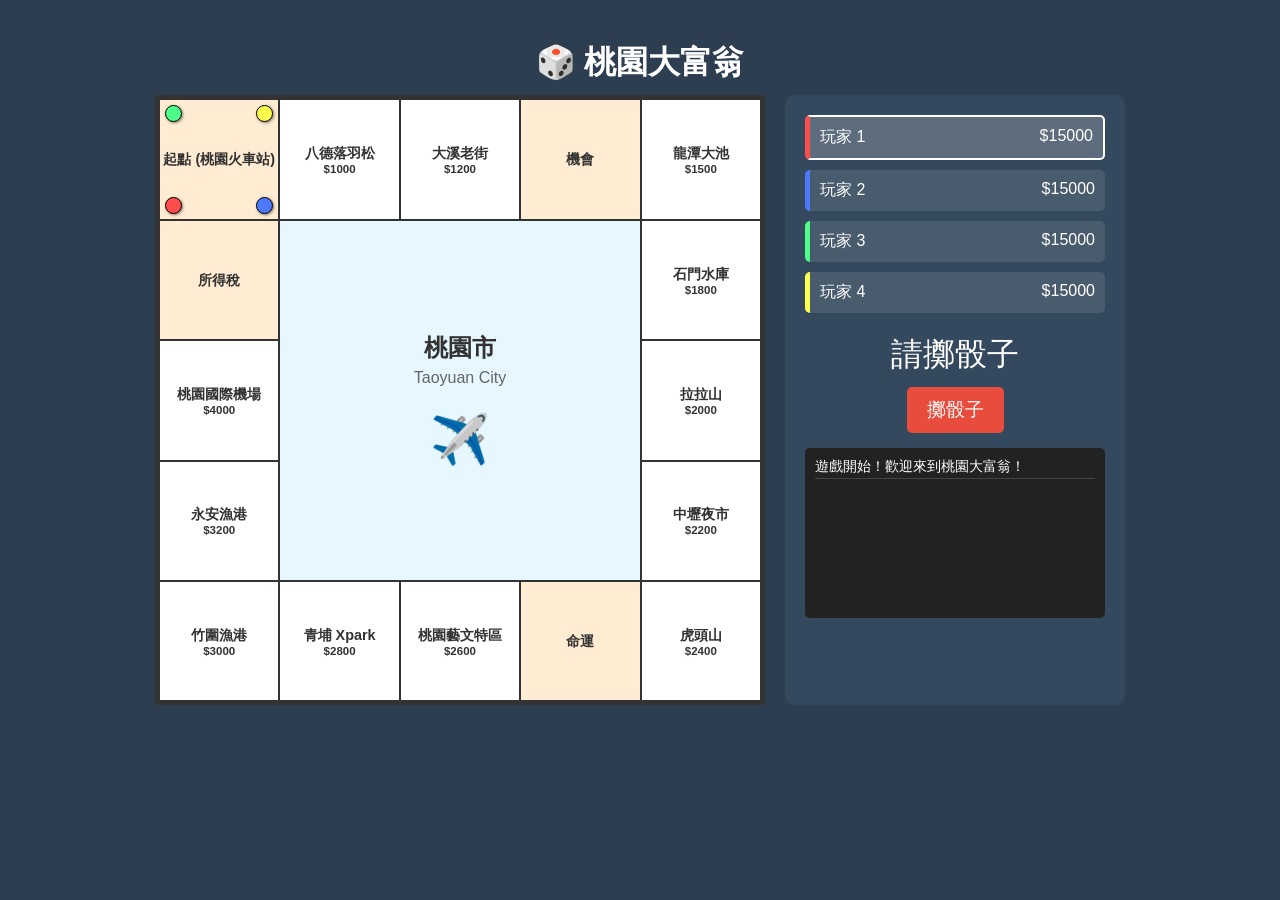
<file: index.html>
<!DOCTYPE html>
<html lang="zh-TW">
<head>
    <meta charset="UTF-8">
    <meta name="viewport" content="width=device-width, initial-scale=1.0">
    <title>桃園大富翁 - 網頁版</title>
    <style>
        :root {
            --board-bg: #e6f7ff;
            --tile-bg: #fff;
            --tile-border: #333;
            --p1-color: #ff4d4d;
            --p2-color: #4d79ff;
            --p3-color: #4dff88;
            --p4-color: #ffff4d;
        }

        body {
            font-family: "Microsoft JhengHei", sans-serif;
            background-color: #2c3e50;
            color: white;
            display: flex;
            flex-direction: column;
            align-items: center;
            margin: 0;
            padding: 20px;
        }

        h1 { margin-bottom: 10px; }

        /* 遊戲區域佈局 */
        .game-container {
            display: flex;
            gap: 20px;
            flex-wrap: wrap;
            justify-content: center;
        }

        /* 地圖設計 (Grid 佈局) */
        .board {
            display: grid;
            grid-template-columns: repeat(5, 1fr); /* 5x5 的格子 */
            grid-template-rows: repeat(5, 1fr);
            gap: 2px;
            background-color: #333;
            width: 600px;
            height: 600px;
            border: 5px solid #333;
        }

        .tile {
            background-color: var(--tile-bg);
            color: #333;
            display: flex;
            flex-direction: column;
            align-items: center;
            justify-content: center;
            font-size: 0.9rem;
            font-weight: bold;
            position: relative;
            text-align: center;
            padding: 2px;
        }

        /* 中央區域 (不放格子) */
        .center-area {
            grid-column: 2 / 5;
            grid-row: 2 / 5;
            background-color: var(--board-bg);
            display: flex;
            flex-direction: column;
            align-items: center;
            justify-content: center;
            padding: 20px;
        }

        .tile.special { background-color: #ffecd2; }
        .tile.start { background-color: #d4edda; }

        /* 玩家棋子 */
        .player-token {
            width: 15px;
            height: 15px;
            border-radius: 50%;
            border: 1px solid black;
            position: absolute;
            transition: all 0.3s ease;
            box-shadow: 1px 1px 3px rgba(0,0,0,0.5);
        }
        /* 四個玩家在格子內的相對位置 */
        .p1 { bottom: 5px; left: 5px; background-color: var(--p1-color); }
        .p2 { bottom: 5px; right: 5px; background-color: var(--p2-color); }
        .p3 { top: 5px; left: 5px; background-color: var(--p3-color); }
        .p4 { top: 5px; right: 5px; background-color: var(--p4-color); }

        /* 土地擁有者標記 */
        .owner-mark {
            width: 100%;
            height: 5px;
            position: absolute;
            top: 0;
            left: 0;
        }

        /* 控制面板 */
        .controls {
            width: 300px;
            background-color: #34495e;
            padding: 20px;
            border-radius: 10px;
        }

        .player-info {
            margin-bottom: 10px;
            padding: 10px;
            border-radius: 5px;
            background: rgba(255,255,255,0.1);
            display: flex;
            justify-content: space-between;
        }
        .player-info.active {
            border: 2px solid white;
            background: rgba(255,255,255,0.2);
        }

        .dice-area {
            text-align: center;
            margin-top: 20px;
        }

        button {
            padding: 10px 20px;
            font-size: 1.2rem;
            cursor: pointer;
            background-color: #e74c3c;
            color: white;
            border: none;
            border-radius: 5px;
        }
        button:hover { background-color: #c0392b; }
        button:disabled { background-color: #95a5a6; cursor: not-allowed; }

        #game-log {
            margin-top: 15px;
            height: 150px;
            overflow-y: auto;
            background: #222;
            padding: 10px;
            font-size: 0.85rem;
            border-radius: 5px;
        }

        .log-entry { margin-bottom: 5px; border-bottom: 1px solid #444; padding-bottom: 2px;}

    </style>
</head>
<body>

    <h1>🎲 桃園大富翁</h1>

    <div class="game-container">
        <div class="board" id="board">
            <div class="center-area">
                <h2 style="color:#333; margin:0;">桃園市</h2>
                <p style="color:#666; margin:5px;">Taoyuan City</p>
                <div style="margin-top:20px; font-size: 3rem;">✈️</div>
            </div>
        </div>

        <div class="controls">
            <div id="player-stats">
                </div>

            <div class="dice-area">
                <div id="dice-result" style="font-size: 2rem; margin-bottom: 10px;">請擲骰子</div>
                <button id="roll-btn" onclick="playTurn()">擲骰子</button>
            </div>

            <div id="game-log"></div>
        </div>
    </div>

<script>
    // --- 遊戲設定 ---
    const BOARD_SIZE = 16; // 環狀地圖總格數 (5x5 grid 外圈)
    
    // 地圖資料 (按順時針排列)
    // type: 'start', 'prop' (地產), 'chance' (機會), 'tax' (稅/其他)
    const mapData = [
        { name: "起點 (桃園火車站)", type: 'start', price: 0 },
        { name: "八德落羽松", type: 'prop', price: 1000 },
        { name: "大溪老街", type: 'prop', price: 1200 }, // 指定
        { name: "機會", type: 'chance', price: 0 },
        { name: "龍潭大池", type: 'prop', price: 1500 }, // 指定
        { name: "石門水庫", type: 'prop', price: 1800 },
        { name: "拉拉山", type: 'prop', price: 2000 },
        { name: "中壢夜市", type: 'prop', price: 2200 },
        { name: "虎頭山", type: 'prop', price: 2400 },   // 指定
        { name: "命運", type: 'chance', price: 0 },
        { name: "桃園藝文特區", type: 'prop', price: 2600 },
        { name: "青埔 Xpark", type: 'prop', price: 2800 },
        { name: "竹圍漁港", type: 'prop', price: 3000 },
        { name: "永安漁港", type: 'prop', price: 3200 },
        { name: "桃園國際機場", type: 'prop', price: 4000 },
        { name: "所得稅", type: 'tax', price: 0 }
    ];

    // 玩家初始狀態
    let players = [
        { id: 0, name: "玩家 1", color: "var(--p1-color)", money: 15000, pos: 0, active: true },
        { id: 1, name: "玩家 2", color: "var(--p2-color)", money: 15000, pos: 0, active: false },
        { id: 2, name: "玩家 3", color: "var(--p3-color)", money: 15000, pos: 0, active: false },
        { id: 3, name: "玩家 4", color: "var(--p4-color)", money: 15000, pos: 0, active: false }
    ];

    let currentPlayerIndex = 0;
    let isMoving = false; // 防止連點

    // 格子 DOM 對應 (因為 Grid 佈局順序與陣列順序不同，需手動映射或計算，這裡用簡化映射)
    // 為了讓 Grid 形成一個圈，我們需要安排 DOM 的位置
    // 0  1  2  3  4
    // 15          5
    // 14   Center 6
    // 13          7
    // 12 11 10 9  8
    const gridOrder = [
        {r:1, c:1}, {r:1, c:2}, {r:1, c:3}, {r:1, c:4}, {r:1, c:5},
        {r:2, c:5}, {r:3, c:5}, {r:4, c:5}, 
        {r:5, c:5}, {r:5, c:4}, {r:5, c:3}, {r:5, c:2}, {r:5, c:1},
        {r:4, c:1}, {r:3, c:1}, {r:2, c:1}
    ];

    // --- 初始化 ---
    function initGame() {
        const boardEl = document.getElementById('board');
        
        // 1. 繪製地圖
        mapData.forEach((data, index) => {
            const tile = document.createElement('div');
            tile.className = 'tile';
            if (data.type === 'start' || data.type === 'chance' || data.type === 'tax') {
                tile.classList.add('special');
            }
            
            // 設定 Grid 位置
            const pos = gridOrder[index];
            tile.style.gridRow = pos.r;
            tile.style.gridColumn = pos.c;
            tile.id = `tile-${index}`;

            // 內容
            let content = `<div>${data.name}</div>`;
            if(data.price > 0) content += `<div style="font-size:0.8em">$${data.price}</div>`;
            tile.innerHTML = content;

            // 加入擁有者標記條
            const ownerMark = document.createElement('div');
            ownerMark.className = 'owner-mark';
            ownerMark.id = `owner-mark-${index}`;
            tile.appendChild(ownerMark);

            boardEl.appendChild(tile);
        });

        // 2. 繪製玩家棋子
        players.forEach(p => {
            const token = document.createElement('div');
            token.className = `player-token p${p.id + 1}`;
            token.id = `token-${p.id}`;
            // 初始位置
            document.getElementById(`tile-0`).appendChild(token);
        });

        updateUI();
        log("遊戲開始！歡迎來到桃園大富翁！");
    }

    // --- 遊戲邏輯 ---

    function playTurn() {
        if (isMoving) return;
        isMoving = true;
        document.getElementById('roll-btn').disabled = true;

        const player = players[currentPlayerIndex];
        
        // 擲骰子 (1-6)
        const dice = Math.floor(Math.random() * 6) + 1;
        document.getElementById('dice-result').innerText = `🎲 ${dice}`;
        log(`${player.name} 擲出了 ${dice} 點`);

        // 移動
        let stepsLeft = dice;
        const moveInterval = setInterval(() => {
            player.pos = (player.pos + 1) % BOARD_SIZE;
            
            // 如果經過起點 (pos 變成 0)
            if (player.pos === 0) {
                player.money += 2000;
                log(`${player.name} 經過起點，領取 $2000 獎金！`);
            }

            // 更新畫面位置
            const currentTile = document.getElementById(`tile-${player.pos}`);
            const token = document.getElementById(`token-${player.id}`);
            currentTile.appendChild(token);

            stepsLeft--;
            if (stepsLeft === 0) {
                clearInterval(moveInterval);
                handleLand(player); // 處理停留事件
            }
        }, 200); // 移動動畫速度
    }

    function handleLand(player) {
        const tileIndex = player.pos;
        const tileData = mapData[tileIndex];

        log(`${player.name} 到了 ${tileData.name}`);

        if (tileData.type === 'prop') {
            // 檢查是否有人擁有
            if (!tileData.owner) {
                // 空地，詢問購買
                if (player.money >= tileData.price) {
                    if (confirm(`${tileData.name} 目前無人擁有。\n價格: $${tileData.price}\n您目前有 $${player.money}。\n要購買嗎？`)) {
                        buyProperty(player, tileIndex);
                    }
                } else {
                    log("金錢不足，無法購買。");
                }
            } else if (tileData.owner !== player.id) {
                // 別人的地，付過路費
                const rent = Math.floor(tileData.price * 0.5); // 過路費是房價的一半
                payRent(player, tileData.owner, rent);
            } else {
                log("這是你自己的地產，休息一下。");
            }
        } else if (tileData.type === 'chance') {
            handleChance(player);
        } else if (tileData.type === 'tax') {
            player.money -= 1000;
            log(`${player.name} 繳交了 $1000 稅金 💸`);
        }

        checkBankrupt(player);
        endTurn();
    }

    function buyProperty(player, index) {
        const tileData = mapData[index];
        player.money -= tileData.price;
        tileData.owner = player.id;
        
        // UI 更新
        document.getElementById(`owner-mark-${index}`).style.backgroundColor = player.color;
        log(`${player.name} 以 $${tileData.price} 買下了 ${tileData.name}！`);
    }

    function payRent(payer, ownerId, amount) {
        const owner = players[ownerId];
        log(`${payer.name} 踩到 ${owner.name} 的地，支付過路費 $${amount}`);
        
        payer.money -= amount;
        owner.money += amount;
    }

    function handleChance(player) {
        const events = [
            { text: "中發票！獲得 $1000", val: 1000 },
            { text: "路邊違停被開單，罰款 $500", val: -500 },
            { text: "撿到錢，獲得 $200", val: 200 },
            { text: "請大家喝珍奶，花費 $300", val: -300 }
        ];
        const evt = events[Math.floor(Math.random() * events.length)];
        player.money += evt.val;
        log(`【機會/命運】${evt.text}`);
    }

    function checkBankrupt(player) {
        if (player.money < 0) {
            log(`❌ ${player.name} 破產了！遊戲結束 (示範版僅提示)`);
            player.money = 0; // 簡單處理
        }
    }

    function endTurn() {
        players[currentPlayerIndex].active = false;
        currentPlayerIndex = (currentPlayerIndex + 1) % players.length;
        players[currentPlayerIndex].active = true;
        
        updateUI();
        isMoving = false;
        document.getElementById('roll-btn').disabled = false;
        
        // 提示下一位
        setTimeout(() => {
             document.getElementById('dice-result').innerText = `輪到 ${players[currentPlayerIndex].name}`;
        }, 500);
    }

    // --- UI 輔助 ---
    function updateUI() {
        const statsDiv = document.getElementById('player-stats');
        statsDiv.innerHTML = '';
        
        players.forEach(p => {
            const pDiv = document.createElement('div');
            pDiv.className = `player-info ${p.active ? 'active' : ''}`;
            pDiv.style.borderLeft = `5px solid ${p.color}`;
            pDiv.innerHTML = `
                <span>${p.name}</span>
                <span>$${p.money}</span>
            `;
            statsDiv.appendChild(pDiv);
        });
    }

    function log(msg) {
        const logBox = document.getElementById('game-log');
        const entry = document.createElement('div');
        entry.className = 'log-entry';
        entry.innerText = msg;
        logBox.prepend(entry);
    }

    // 啟動
    initGame();

</script>
</body>
</html>
</file>
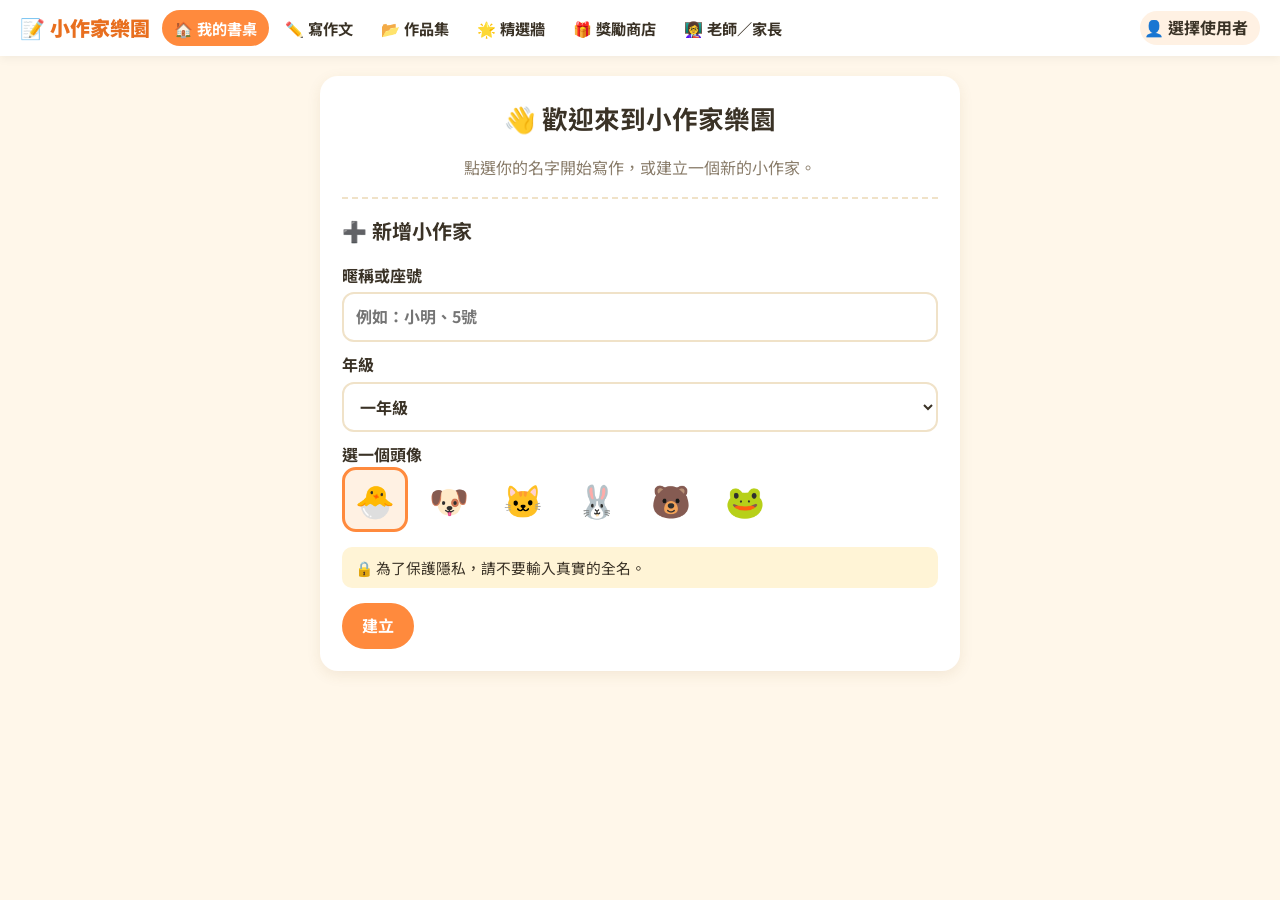
<file: essay/index.html>
<!DOCTYPE html>
<html lang="zh-TW">
<head>
    <meta charset="UTF-8">
    <meta name="viewport" content="width=device-width, initial-scale=1.0">
    <title>小作家樂園</title>
    <link rel="preconnect" href="https://fonts.googleapis.com">
    <link rel="preconnect" href="https://fonts.gstatic.com" crossorigin>
    <link href="https://fonts.googleapis.com/css2?family=Noto+Sans+TC:wght@400;700;900&display=swap" rel="stylesheet">
    <link rel="stylesheet" href="style.css">
</head>
<body>
    <header class="topbar">
        <a href="#home" class="logo">📝 小作家樂園</a>
        <nav id="nav"></nav>
        <div id="who"></div>
    </header>

    <main id="app"></main>

    <div id="modal" class="modal" hidden><div class="modal-box" role="dialog" aria-modal="true"></div></div>
    <div id="toast" class="toast" hidden role="status"></div>

    <script src="data.js"></script>
    <script src="app.js"></script>
</body>
</html>
</file>
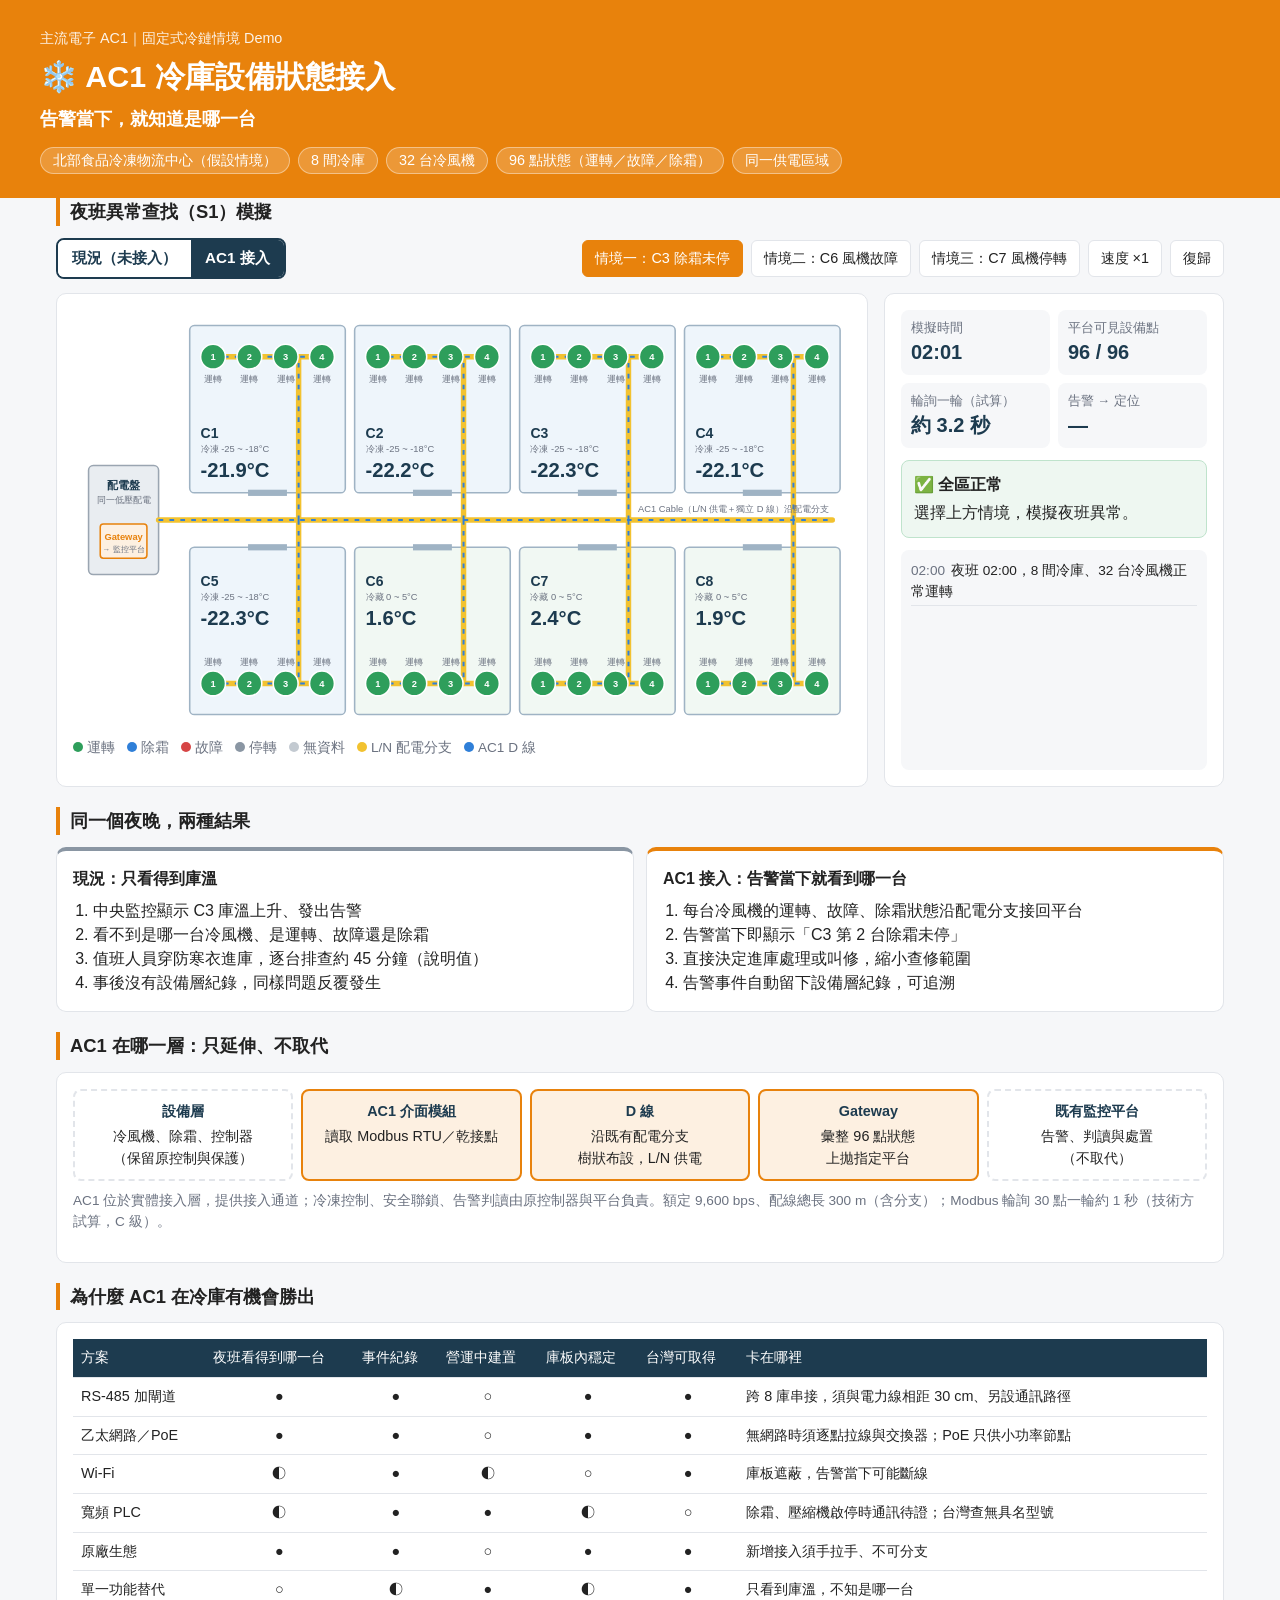
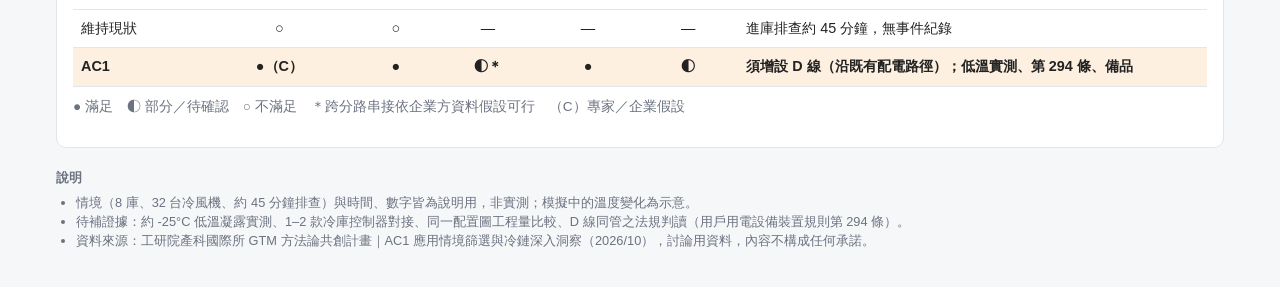
<file: cold-chain-ac1.html>
<!DOCTYPE html>
<html lang="zh-TW">
<head>
    <meta charset="UTF-8">
    <meta name="viewport" content="width=device-width, initial-scale=1.0">
    <title>AC1 冷庫 Demo</title>
    <style>
        :root {
            --orange: #e8820c;
            --orange-soft: #fdf0e1;
            --teal: #138a8a;
            --navy: #1d3b4f;
            --text: #222;
            --muted: #6b7280;
            --border: #e2e5ea;
            --bg: #f6f7f9;
            --panel: #fff;
            --run: #2e9e5b;
            --defrost: #2f7fd8;
            --fault: #d64545;
            --stop: #8a96a3;
            --unknown: #c3cad1;
            --line-d: #2f7fd8;
        }

        * { box-sizing: border-box; }

        body {
            font-family: "Microsoft JhengHei", "Noto Sans TC", sans-serif;
            background: var(--bg);
            color: var(--text);
            margin: 0;
            line-height: 1.5;
        }

        header {
            background: var(--orange);
            color: #fff;
            padding: 28px 16px 24px;
        }
        .wrap { max-width: 1200px; margin: 0 auto; padding: 0 16px; }
        header .wrap { padding: 0; }
        header .eyebrow { font-size: 0.9rem; opacity: 0.9; }
        header h1 { margin: 4px 0 6px; font-size: 1.9rem; }
        header .tagline { font-size: 1.15rem; font-weight: bold; }
        .chips { display: flex; flex-wrap: wrap; gap: 8px; margin-top: 14px; }
        .chip {
            background: rgba(255,255,255,0.18);
            border: 1px solid rgba(255,255,255,0.4);
            border-radius: 14px;
            padding: 2px 12px;
            font-size: 0.9rem;
        }

        main { padding: 20px 0 40px; }
        section { margin-bottom: 20px; }
        h2 {
            font-size: 1.15rem;
            margin: 0 0 12px;
            padding-left: 10px;
            border-left: 4px solid var(--orange);
        }

        .panel {
            background: var(--panel);
            border: 1px solid var(--border);
            border-radius: 10px;
            padding: 16px;
            min-width: 0;
        }

        /* 控制列 */
        .toolbar {
            display: flex;
            flex-wrap: wrap;
            gap: 10px;
            align-items: center;
            justify-content: space-between;
            margin-bottom: 14px;
        }
        .segmented {
            display: inline-flex;
            border: 2px solid var(--navy);
            border-radius: 8px;
            overflow: hidden;
        }
        .segmented button {
            border: none;
            background: #fff;
            color: var(--navy);
            padding: 8px 14px;
            font-size: 0.95rem;
            font-weight: bold;
            cursor: pointer;
            font-family: inherit;
        }
        .segmented button.active { background: var(--navy); color: #fff; }

        .btn {
            border: 1px solid var(--border);
            background: #fff;
            color: var(--text);
            padding: 8px 12px;
            border-radius: 6px;
            cursor: pointer;
            font-size: 0.9rem;
            font-family: inherit;
        }
        .btn:hover { border-color: var(--orange); }
        .btn.primary { background: var(--orange); color: #fff; border-color: var(--orange); }
        .btn:disabled { opacity: 0.5; cursor: not-allowed; }
        .scenario-btns { display: flex; flex-wrap: wrap; gap: 8px; }

        .grid-main {
            display: grid;
            grid-template-columns: minmax(0, 1fr) 340px;
            gap: 16px;
        }
        @media (max-width: 900px) {
            .grid-main { grid-template-columns: minmax(0, 1fr); }
        }

        /* 平面圖 */
        #plan { width: 100%; height: auto; display: block; }
        .room-rect { fill: #eef5fb; stroke: #9fb3c4; stroke-width: 2; transition: fill 0.4s; }
        .room-rect.chilled { fill: #f1f8f3; }
        .room-rect.warn { fill: #fff6dc; }
        .room-rect.alarm { fill: #fde3e3; stroke: var(--fault); }
        .room-name { font-size: 18px; font-weight: bold; fill: var(--navy); }
        .room-type { font-size: 12px; fill: var(--muted); }
        .room-temp { font-size: 26px; font-weight: bold; fill: var(--navy); }
        .room-temp.alarm { fill: var(--fault); }
        .fan-label { font-size: 11px; fill: var(--muted); }
        .fan-text { font-size: 12px; font-weight: bold; fill: #fff; pointer-events: none; }
        .fan-node { cursor: pointer; }
        .fan-node circle { transition: fill 0.3s; stroke: #fff; stroke-width: 2; }
        .fan-node.located circle { stroke: var(--fault); stroke-width: 4; }
        .cable-power { stroke: #f2c230; stroke-width: 7; fill: none; stroke-linecap: round; }
        .cable-d { stroke: var(--line-d); stroke-width: 2.5; fill: none; stroke-dasharray: 6 8; }
        .ac1-on .cable-d { animation: flow 1.2s linear infinite; }
        .ac1-off .cable-d { display: none; }
        .ac1-off .cable-power { stroke: #cfd5db; }
        @keyframes flow { to { stroke-dashoffset: -28; } }

        .legend { display: flex; flex-wrap: wrap; gap: 12px; font-size: 0.85rem; color: var(--muted); margin-top: 8px; }
        .legend span::before {
            content: "";
            display: inline-block;
            width: 10px; height: 10px;
            border-radius: 50%;
            margin-right: 4px;
            background: var(--c);
        }

        /* 監控面板 */
        .stats {
            display: grid;
            grid-template-columns: 1fr 1fr;
            gap: 8px;
            margin-bottom: 12px;
        }
        .stat {
            background: var(--bg);
            border-radius: 8px;
            padding: 8px 10px;
        }
        .stat .k { font-size: 0.8rem; color: var(--muted); }
        .stat .v { font-size: 1.25rem; font-weight: bold; color: var(--navy); }

        .alarm-card {
            border-radius: 8px;
            padding: 12px;
            margin-bottom: 12px;
            background: #eef7f1;
            border: 1px solid #bfe3cc;
        }
        .alarm-card.warn { background: #fff6dc; border-color: #f1d27a; }
        .alarm-card.alarm { background: #fde3e3; border-color: #f0a5a5; }
        .alarm-card .title { font-weight: bold; margin-bottom: 4px; }
        .alarm-card .locate { font-size: 1.2rem; font-weight: bold; color: var(--fault); }
        .progress { height: 6px; background: #f3c7c7; border-radius: 3px; margin-top: 8px; overflow: hidden; }
        .progress div { height: 100%; background: var(--fault); width: 0; transition: width 0.4s; }

        #log {
            height: 220px;
            overflow-y: auto;
            background: var(--bg);
            border-radius: 8px;
            padding: 8px 10px;
            font-size: 0.85rem;
        }
        .log-entry { padding: 3px 0; border-bottom: 1px solid var(--border); }
        .log-entry .t { color: var(--muted); margin-right: 6px; font-variant-numeric: tabular-nums; }
        .log-entry.alarm { color: var(--fault); }
        .log-entry.warn { color: #a06a00; }
        .log-entry.locate { color: var(--teal); font-weight: bold; }

        /* 架構 */
        .arch {
            display: grid;
            grid-template-columns: repeat(5, minmax(0, 1fr));
            gap: 8px;
            align-items: stretch;
        }
        .arch .box {
            border: 2px solid var(--border);
            border-radius: 8px;
            padding: 10px;
            text-align: center;
            background: #fff;
            font-size: 0.9rem;
            position: relative;
        }
        .arch .box strong { display: block; color: var(--navy); margin-bottom: 4px; }
        .arch .box.ac1 { border-color: var(--orange); background: var(--orange-soft); }
        .arch .box.keep { border-style: dashed; }
        @media (max-width: 700px) {
            .arch { grid-template-columns: minmax(0, 1fr); }
        }
        .note { font-size: 0.85rem; color: var(--muted); margin-top: 10px; }

        /* 比較表 */
        .table-wrap { overflow-x: auto; }
        table { border-collapse: collapse; width: 100%; font-size: 0.9rem; min-width: 640px; }
        th, td { border-bottom: 1px solid var(--border); padding: 8px; text-align: left; vertical-align: top; }
        th { background: var(--navy); color: #fff; font-weight: normal; }
        td.c { text-align: center; white-space: nowrap; }
        tr.ac1 td { background: var(--orange-soft); font-weight: bold; }

        .compare {
            display: grid;
            grid-template-columns: 1fr 1fr;
            gap: 12px;
        }
        @media (max-width: 700px) { .compare { grid-template-columns: 1fr; } }
        .compare .panel h3 { margin: 0 0 8px; font-size: 1rem; }
        .compare ol { margin: 0; padding-left: 20px; }
        .compare .now { border-top: 4px solid var(--stop); }
        .compare .with { border-top: 4px solid var(--orange); }

        footer { font-size: 0.8rem; color: var(--muted); padding-bottom: 30px; }
        footer ul { margin: 6px 0; padding-left: 20px; }
    </style>
</head>
<body>

<header>
    <div class="wrap">
        <div class="eyebrow">主流電子 AC1｜固定式冷鏈情境 Demo</div>
        <h1>❄️ AC1 冷庫設備狀態接入</h1>
        <div class="tagline">告警當下，就知道是哪一台</div>
        <div class="chips">
            <span class="chip">北部食品冷凍物流中心（假設情境）</span>
            <span class="chip">8 間冷庫</span>
            <span class="chip">32 台冷風機</span>
            <span class="chip">96 點狀態（運轉／故障／除霜）</span>
            <span class="chip">同一供電區域</span>
        </div>
    </div>
</header>

<main class="wrap">

    <!-- 模擬 -->
    <section>
        <h2>夜班異常查找（S1）模擬</h2>
        <div class="toolbar">
            <div class="segmented" role="group" aria-label="接入方式">
                <button type="button" id="mode-now">現況（未接入）</button>
                <button type="button" id="mode-ac1" class="active">AC1 接入</button>
            </div>
            <div class="scenario-btns">
                <button type="button" class="btn primary" data-scenario="defrost">情境一：C3 除霜未停</button>
                <button type="button" class="btn" data-scenario="fault">情境二：C6 風機故障</button>
                <button type="button" class="btn" data-scenario="stop">情境三：C7 風機停轉</button>
                <button type="button" class="btn" id="speed-btn">速度 ×1</button>
                <button type="button" class="btn" id="reset-btn">復歸</button>
            </div>
        </div>

        <div class="grid-main">
            <div class="panel">
                <svg id="plan" viewBox="0 0 1000 540" aria-label="冷庫平面與 AC1 配線示意"></svg>
                <div class="legend">
                    <span style="--c: var(--run)">運轉</span>
                    <span style="--c: var(--defrost)">除霜</span>
                    <span style="--c: var(--fault)">故障</span>
                    <span style="--c: var(--stop)">停轉</span>
                    <span style="--c: var(--unknown)">無資料</span>
                    <span style="--c: #f2c230">L/N 配電分支</span>
                    <span style="--c: var(--line-d)">AC1 D 線</span>
                </div>
            </div>

            <div class="panel">
                <div class="stats">
                    <div class="stat"><div class="k">模擬時間</div><div class="v" id="clock">02:00</div></div>
                    <div class="stat"><div class="k">平台可見設備點</div><div class="v" id="points">96 / 96</div></div>
                    <div class="stat"><div class="k">輪詢一輪（試算）</div><div class="v" id="poll">約 3.2 秒</div></div>
                    <div class="stat"><div class="k">告警 → 定位</div><div class="v" id="ttl">—</div></div>
                </div>
                <div class="alarm-card" id="alarm-card">
                    <div class="title">✅ 全區正常</div>
                    <div>選擇上方情境，模擬夜班異常。</div>
                </div>
                <div id="log" aria-live="polite"></div>
            </div>
        </div>
    </section>

    <!-- 比較 -->
    <section>
        <h2>同一個夜晚，兩種結果</h2>
        <div class="compare">
            <div class="panel now">
                <h3>現況：只看得到庫溫</h3>
                <ol>
                    <li>中央監控顯示 C3 庫溫上升、發出告警</li>
                    <li>看不到是哪一台冷風機、是運轉、故障還是除霜</li>
                    <li>值班人員穿防寒衣進庫，逐台排查約 45 分鐘（說明值）</li>
                    <li>事後沒有設備層紀錄，同樣問題反覆發生</li>
                </ol>
            </div>
            <div class="panel with">
                <h3>AC1 接入：告警當下就看到哪一台</h3>
                <ol>
                    <li>每台冷風機的運轉、故障、除霜狀態沿配電分支接回平台</li>
                    <li>告警當下即顯示「C3 第 2 台除霜未停」</li>
                    <li>直接決定進庫處理或叫修，縮小查修範圍</li>
                    <li>告警事件自動留下設備層紀錄，可追溯</li>
                </ol>
            </div>
        </div>
    </section>

    <!-- 架構 -->
    <section>
        <h2>AC1 在哪一層：只延伸、不取代</h2>
        <div class="panel">
            <div class="arch">
                <div class="box keep"><strong>設備層</strong>冷風機、除霜、控制器<br>（保留原控制與保護）</div>
                <div class="box ac1"><strong>AC1 介面模組</strong>讀取 Modbus RTU／乾接點</div>
                <div class="box ac1"><strong>D 線</strong>沿既有配電分支<br>樹狀布設，L/N 供電</div>
                <div class="box ac1"><strong>Gateway</strong>彙整 96 點狀態<br>上拋指定平台</div>
                <div class="box keep"><strong>既有監控平台</strong>告警、判讀與處置<br>（不取代）</div>
            </div>
            <p class="note">AC1 位於實體接入層，提供接入通道；冷凍控制、安全聯鎖、告警判讀由原控制器與平台負責。額定 9,600 bps、配線總長 300 m（含分支）；Modbus 輪詢 30 點一輪約 1 秒（技術方試算，C 級）。</p>
        </div>
    </section>

    <!-- 方案比較 -->
    <section>
        <h2>為什麼 AC1 在冷庫有機會勝出</h2>
        <div class="panel table-wrap">
            <table>
                <tr>
                    <th>方案</th><th>夜班看得到哪一台</th><th>事件紀錄</th><th>營運中建置</th>
                    <th>庫板內穩定</th><th>台灣可取得</th><th>卡在哪裡</th>
                </tr>
                <tr><td>RS-485 加閘道</td><td class="c">●</td><td class="c">●</td><td class="c">○</td><td class="c">●</td><td class="c">●</td><td>跨 8 庫串接，須與電力線相距 30 cm、另設通訊路徑</td></tr>
                <tr><td>乙太網路／PoE</td><td class="c">●</td><td class="c">●</td><td class="c">○</td><td class="c">●</td><td class="c">●</td><td>無網路時須逐點拉線與交換器；PoE 只供小功率節點</td></tr>
                <tr><td>Wi-Fi</td><td class="c">◐</td><td class="c">●</td><td class="c">◐</td><td class="c">○</td><td class="c">●</td><td>庫板遮蔽，告警當下可能斷線</td></tr>
                <tr><td>寬頻 PLC</td><td class="c">◐</td><td class="c">●</td><td class="c">●</td><td class="c">◐</td><td class="c">○</td><td>除霜、壓縮機啟停時通訊待證；台灣查無具名型號</td></tr>
                <tr><td>原廠生態</td><td class="c">●</td><td class="c">●</td><td class="c">○</td><td class="c">●</td><td class="c">●</td><td>新增接入須手拉手、不可分支</td></tr>
                <tr><td>單一功能替代</td><td class="c">○</td><td class="c">◐</td><td class="c">●</td><td class="c">◐</td><td class="c">●</td><td>只看到庫溫，不知是哪一台</td></tr>
                <tr><td>維持現狀</td><td class="c">○</td><td class="c">○</td><td class="c">—</td><td class="c">—</td><td class="c">—</td><td>進庫排查約 45 分鐘，無事件紀錄</td></tr>
                <tr class="ac1"><td>AC1</td><td class="c">●（C）</td><td class="c">●</td><td class="c">◐＊</td><td class="c">●</td><td class="c">◐</td><td>須增設 D 線（沿既有配電路徑）；低溫實測、第 294 條、備品</td></tr>
            </table>
            <p class="note">● 滿足　◐ 部分／待確認　○ 不滿足　＊跨分路串接依企業方資料假設可行　（C）專家／企業假設</p>
        </div>
    </section>

    <footer>
        <strong>說明</strong>
        <ul>
            <li>情境（8 庫、32 台冷風機、約 45 分鐘排查）與時間、數字皆為說明用，非實測；模擬中的溫度變化為示意。</li>
            <li>待補證據：約 -25°C 低溫凝露實測、1–2 款冷庫控制器對接、同一配置圖工程量比較、D 線同管之法規判讀（用戶用電設備裝置規則第 294 條）。</li>
            <li>資料來源：工研院產科國際所 GTM 方法論共創計畫｜AC1 應用情境篩選與冷鏈深入洞察（2026/10），討論用資料，內容不構成任何承諾。</li>
        </ul>
    </footer>
</main>

<script>
    // --- 情境設定（固定情境：8 間冷庫 × 4 台冷風機 × 3 狀態 = 96 點） ---
    const FANS_PER_ROOM = 4;
    const ROOMS = [
        { id: "C1", type: "freezer" }, { id: "C2", type: "freezer" },
        { id: "C3", type: "freezer" }, { id: "C4", type: "freezer" },
        { id: "C5", type: "freezer" }, { id: "C6", type: "chilled" },
        { id: "C7", type: "chilled" }, { id: "C8", type: "chilled" }
    ];
    const ROOM_SPEC = {
        freezer: { label: "冷凍 -25 ~ -18°C", setpoint: -22, max: -18 },
        chilled: { label: "冷藏 0 ~ 5°C", setpoint: 2, max: 5 }
    };
    const STATE_INFO = {
        run: { text: "運轉", color: "var(--run)" },
        defrost: { text: "除霜", color: "var(--defrost)" },
        fault: { text: "故障", color: "var(--fault)" },
        stop: { text: "停轉", color: "var(--stop)" }
    };
    const HEAT = { run: 0, defrost: 0.4, fault: 0.4, stop: 0.35 };  // 每分鐘熱負荷（示意）
    const COOLING = 0.12;                                          // 冷卻係數（示意）
    const DEFROST_STEP_MIN = 10;                                   // 每台除霜時間（示意）
    const DEFROST_TIMEOUT_MIN = 20;                                // 平台端除霜逾時規則（示意）
    const MANUAL_CHECK_MIN = 45;                                   // 進庫逐台排查（說明值）
    const POINTS = ROOMS.length * FANS_PER_ROOM * 3;

    let mode = "ac1";        // "now" 現況 / "ac1" AC1 接入
    let speed = 1;
    let minute = 0;          // 模擬分鐘（自 02:00 起）
    let timer = null;
    let rooms, scenario, alarm;

    function initState() {
        rooms = ROOMS.map(r => ({
            ...r,
            temp: ROOM_SPEC[r.type].setpoint + (Math.random() - 0.5),
            fans: Array.from({ length: FANS_PER_ROOM }, () => ({ state: "run", since: 0 })),
            alarm: false
        }));
        scenario = null;
        alarm = null;        // { room, fan, at, locatedAt, cause }
        minute = 0;
    }

    // --- 平面圖 ---
    const ROOM_W = 200, ROOM_H = 215, ROOM_X0 = 150, GAP = 12;
    const TRUNK_Y = 270;

    function roomBox(i) {
        const col = i % 4, row = Math.floor(i / 4);
        return {
            x: ROOM_X0 + col * (ROOM_W + GAP),
            y: row === 0 ? 20 : TRUNK_Y + 35,
            row
        };
    }

    function fanPos(i, f) {
        const b = roomBox(i);
        return {
            x: b.x + 30 + f * ((ROOM_W - 60) / (FANS_PER_ROOM - 1)),
            y: b.row === 0 ? b.y + 40 : b.y + ROOM_H - 40
        };
    }

    function buildPlan() {
        const svg = document.getElementById("plan");
        let html = "";

        // 配電盤
        html += `<rect x="20" y="${TRUNK_Y - 70}" width="90" height="140" rx="6" fill="#e9edf1" stroke="#9aa5b1" stroke-width="2"/>
                 <text x="65" y="${TRUNK_Y - 40}" text-anchor="middle" font-size="14" font-weight="bold" fill="#1d3b4f">配電盤</text>
                 <text x="65" y="${TRUNK_Y - 22}" text-anchor="middle" font-size="11" fill="#6b7280">同一低壓配電</text>
                 <rect x="35" y="${TRUNK_Y + 5}" width="60" height="44" rx="4" fill="#fdf0e1" stroke="#e8820c" stroke-width="2"/>
                 <text x="65" y="${TRUNK_Y + 25}" text-anchor="middle" font-size="12" font-weight="bold" fill="#e8820c">Gateway</text>
                 <text x="65" y="${TRUNK_Y + 41}" text-anchor="middle" font-size="10" fill="#6b7280">→ 監控平台</text>`;

        // 冷庫
        rooms.forEach((r, i) => {
            const b = roomBox(i);
            const spec = ROOM_SPEC[r.type];
            const labelY = b.row === 0 ? b.y + ROOM_H - 70 : b.y + 50;
            html += `<rect id="room-${i}" class="room-rect ${r.type}" x="${b.x}" y="${b.y}" width="${ROOM_W}" height="${ROOM_H}" rx="6"/>
                     <text class="room-name" x="${b.x + 14}" y="${labelY}">${r.id}</text>
                     <text class="room-type" x="${b.x + 14}" y="${labelY + 18}">${spec.label}</text>
                     <text id="temp-${i}" class="room-temp" x="${b.x + 14}" y="${labelY + 50}">--</text>`;
            // 庫門（面向走道）
            const doorY = b.row === 0 ? b.y + ROOM_H - 4 : b.y - 4;
            html += `<rect x="${b.x + ROOM_W / 2 - 25}" y="${doorY}" width="50" height="8" fill="#9fb3c4"/>`;
        });

        // 配電主幹與分支（L/N 黃色 + D 線藍色虛線，同一路徑）
        const trunkEnd = ROOM_X0 + 4 * (ROOM_W + GAP) - GAP - 10;
        const paths = [`M110 ${TRUNK_Y} H${trunkEnd}`];
        rooms.forEach((r, i) => {
            const b = roomBox(i);
            const branchX = b.x + ROOM_W / 2 + 40;
            const fy = fanPos(i, 0).y;
            paths.push(`M${branchX} ${TRUNK_Y} V${fy}`);
            paths.push(`M${fanPos(i, 0).x} ${fy} H${fanPos(i, FANS_PER_ROOM - 1).x}`);
        });
        paths.forEach(d => { html += `<path class="cable-power" d="${d}"/>`; });
        paths.forEach(d => { html += `<path class="cable-d" d="${d}"/>`; });
        html += `<text x="${trunkEnd - 4}" y="${TRUNK_Y - 10}" text-anchor="end" font-size="12" fill="#6b7280">AC1 Cable（L/N 供電＋獨立 D 線）沿配電分支</text>`;

        // 冷風機節點
        rooms.forEach((r, i) => {
            for (let f = 0; f < FANS_PER_ROOM; f++) {
                const p = fanPos(i, f);
                const labelDy = roomBox(i).row === 0 ? 32 : -24;
                html += `<g class="fan-node" id="fan-${i}-${f}" data-room="${i}" data-fan="${f}">
                            <circle cx="${p.x}" cy="${p.y}" r="16" fill="var(--run)"/>
                            <text class="fan-text" x="${p.x}" y="${p.y + 4}" text-anchor="middle">${f + 1}</text>
                            <text class="fan-label" id="fan-label-${i}-${f}" x="${p.x}" y="${p.y + labelDy}" text-anchor="middle">運轉</text>
                         </g>`;
            }
        });

        svg.innerHTML = html;
        svg.querySelectorAll(".fan-node").forEach(g => {
            g.addEventListener("click", () => {
                const r = rooms[+g.dataset.room];
                const fan = r.fans[+g.dataset.fan];
                if (mode === "now") {
                    log(`${r.id}-${+g.dataset.fan + 1}：未接入，平台無設備狀態`);
                } else {
                    log(`${r.id} 第 ${+g.dataset.fan + 1} 台：${STATE_INFO[fan.state].text}（已 ${minute - fan.since} 分）`);
                }
            });
        });
    }

    // --- 模擬 ---
    function setFan(room, f, state) {
        const fan = room.fans[f];
        if (fan.state === state) return;
        const prev = fan.state;
        fan.state = state;
        fan.since = minute;
        if (mode === "ac1") {
            const level = state === "fault" ? "alarm" : "";
            log(`${room.id} 第 ${f + 1} 台：${STATE_INFO[prev].text} → ${STATE_INFO[state].text}`, level);
        }
    }

    function stepScenario() {
        if (!scenario) return;
        const room = rooms[scenario.room];
        const t = minute - scenario.start;

        if (scenario.type === "defrost") {
            // 依序除霜，第 2 台除霜未停
            const step = Math.floor(t / DEFROST_STEP_MIN);
            for (let f = 0; f < FANS_PER_ROOM; f++) {
                if (f === 1 && step >= 1) setFan(room, f, "defrost");          // 卡在除霜
                else if (f === step) setFan(room, f, "defrost");
                else setFan(room, f, "run");
            }
            const stuck = room.fans[1];
            if (stuck.state === "defrost" && minute - stuck.since === DEFROST_TIMEOUT_MIN && mode === "ac1") {
                log(`平台規則：${room.id} 第 2 台除霜逾時 ${DEFROST_TIMEOUT_MIN} 分`, "warn");
            }
        } else if (t === 0) {
            setFan(room, scenario.fan, scenario.type);
        }
    }

    function stepTemperature() {
        rooms.forEach(r => {
            const spec = ROOM_SPEC[r.type];
            const running = r.fans.filter(f => f.state === "run").length;
            const heat = r.fans.reduce((s, f) => s + HEAT[f.state], 0);
            r.temp += (spec.setpoint - r.temp) * COOLING * (running / FANS_PER_ROOM)
                    + heat + (Math.random() - 0.5) * 0.15;
        });
    }

    function checkAlarm() {
        rooms.forEach((r, i) => {
            const spec = ROOM_SPEC[r.type];
            const over = r.temp > spec.max;
            if (over && !r.alarm) {
                r.alarm = true;
                log(`⚠️ ${r.id} 庫溫告警：${r.temp.toFixed(1)}°C（上限 ${spec.max}°C）`, "alarm");
                if (!alarm && scenario && scenario.room === i) {
                    alarm = { room: i, at: minute, locatedAt: null };
                    if (mode === "ac1") locate();
                    else log(`現況：平台只看得到庫溫，派員進庫逐台排查…`);
                }
            } else if (!over && r.alarm && r.temp < spec.max - 0.5) {
                r.alarm = false;
                log(`${r.id} 庫溫恢復：${r.temp.toFixed(1)}°C`);
            }
        });

        // 現況：人工排查
        if (alarm && !alarm.locatedAt && mode === "now" && minute - alarm.at >= MANUAL_CHECK_MIN) {
            locate(true);
        }
    }

    function locate(manual) {
        alarm.locatedAt = minute;
        const room = rooms[alarm.room];
        const fanIdx = scenario.type === "defrost" ? 1 : scenario.fan;
        const fan = room.fans[fanIdx];
        alarm.fan = fanIdx;
        alarm.cause = `${room.id} 第 ${fanIdx + 1} 台${scenario.type === "defrost" ? "除霜未停" : STATE_INFO[fan.state].text}`;
        const how = manual
            ? `人工進庫排查 ${minute - alarm.at} 分後找到`
            : `AC1 接入：告警當下定位`;
        log(`📍 ${how}：${alarm.cause}`, "locate");
    }

    function tick() {
        minute++;
        stepScenario();
        stepTemperature();
        checkAlarm();
        render();
    }

    // --- 畫面 ---
    function fmtClock(m) {
        const total = 120 + m;  // 02:00 起
        return `${String(Math.floor(total / 60) % 24).padStart(2, "0")}:${String(total % 60).padStart(2, "0")}`;
    }

    function render() {
        document.getElementById("clock").innerText = fmtClock(minute);
        document.getElementById("points").innerText = mode === "ac1" ? `${POINTS} / ${POINTS}` : `0 / ${POINTS}`;
        document.getElementById("poll").innerText = mode === "ac1" ? "約 3.2 秒" : "—";
        document.getElementById("plan").setAttribute("class", mode === "ac1" ? "ac1-on" : "ac1-off");

        rooms.forEach((r, i) => {
            const spec = ROOM_SPEC[r.type];
            const rect = document.getElementById(`room-${i}`);
            const level = r.alarm ? "alarm" : r.temp > spec.max - 1 ? "warn" : "";
            rect.setAttribute("class", `room-rect ${r.type} ${level}`);
            const tempEl = document.getElementById(`temp-${i}`);
            tempEl.textContent = `${r.temp.toFixed(1)}°C`;
            tempEl.setAttribute("class", `room-temp ${r.alarm ? "alarm" : ""}`);

            r.fans.forEach((fan, f) => {
                const g = document.getElementById(`fan-${i}-${f}`);
                const known = mode === "ac1" || (alarm && alarm.locatedAt && alarm.room === i && alarm.fan === f);
                g.querySelector("circle").setAttribute("fill", known ? STATE_INFO[fan.state].color : "var(--unknown)");
                g.querySelector(".fan-text").textContent = known ? f + 1 : "?";
                document.getElementById(`fan-label-${i}-${f}`).textContent = known ? STATE_INFO[fan.state].text : "無資料";
                const located = alarm && alarm.locatedAt && alarm.room === i && alarm.fan === f;
                g.setAttribute("class", `fan-node ${located ? "located" : ""}`);
            });
        });

        renderAlarmCard();
    }

    function renderAlarmCard() {
        const card = document.getElementById("alarm-card");
        const ttl = document.getElementById("ttl");

        if (!alarm) {
            ttl.innerText = "—";
            if (scenario) {
                const room = rooms[scenario.room];
                card.className = "alarm-card warn";
                card.innerHTML = mode === "ac1"
                    ? `<div class="title">🔎 ${room.id} 設備狀態變化中</div><div>庫溫尚未超標，平台已看得到每台冷風機狀態。</div>`
                    : `<div class="title">⏳ ${room.id} 設備有異狀，但平台看不到</div><div>現況只有庫溫，要等庫溫超標才會告警。</div>`;
            } else {
                card.className = "alarm-card";
                card.innerHTML = `<div class="title">✅ 全區正常</div><div>選擇上方情境，模擬夜班異常。</div>`;
            }
            return;
        }

        const room = rooms[alarm.room];
        card.className = "alarm-card alarm";
        if (alarm.locatedAt !== null) {
            const spent = alarm.locatedAt - alarm.at;
            ttl.innerText = spent === 0 ? "告警當下" : `${spent} 分`;
            card.innerHTML = `<div class="title">⚠️ ${room.id} 庫溫告警 ${fmtClock(alarm.at)}</div>
                              <div class="locate">📍 ${alarm.cause}</div>
                              <div>${spent === 0 ? "值班人員直接決定進庫處理或叫修，事件已留下設備層紀錄。" : "人工排查完成；事後無設備層紀錄。"}</div>`;
        } else {
            const spent = minute - alarm.at;
            ttl.innerText = `排查中 ${spent} 分`;
            card.innerHTML = `<div class="title">⚠️ ${room.id} 庫溫告警 ${fmtClock(alarm.at)}</div>
                              <div>不知道是哪一台冷風機，值班人員穿防寒衣進庫逐台排查…</div>
                              <div class="progress"><div style="width:${Math.min(100, spent / MANUAL_CHECK_MIN * 100)}%"></div></div>
                              <div class="note">切換到「AC1 接入」看同一時刻平台能看到什麼</div>`;
        }
    }

    function log(msg, level) {
        const box = document.getElementById("log");
        const entry = document.createElement("div");
        entry.className = `log-entry ${level || ""}`;
        entry.innerHTML = `<span class="t">${fmtClock(minute)}</span>`;
        entry.appendChild(document.createTextNode(msg));
        box.prepend(entry);
    }

    // --- 操作 ---
    function startScenario(type) {
        reset(false);
        const defs = {
            defrost: { room: 2, fan: 1, text: "C3 除霜程序開始（4 台依序除霜）" },
            fault: { room: 5, fan: 3, text: "C6 第 4 台冷風機發生故障" },
            stop: { room: 6, fan: 0, text: "C7 第 1 台冷風機運轉訊號消失" }
        };
        const d = defs[type];
        scenario = { type, room: d.room, fan: d.fan, start: minute };
        log(`▶ 情境開始：${mode === "ac1" || type === "defrost" ? d.text : `${rooms[d.room].id} 設備異常（平台看不到）`}`);
        stepScenario();
        render();
        startTimer();
    }

    function setMode(m) {
        mode = m;
        document.getElementById("mode-now").classList.toggle("active", m === "now");
        document.getElementById("mode-ac1").classList.toggle("active", m === "ac1");
        log(m === "ac1" ? "切換：AC1 接入（96 點狀態接回平台）" : "切換：現況（平台只有庫溫）");
        if (m === "ac1" && alarm && alarm.locatedAt === null) locate(false);
        render();
    }

    function startTimer() {
        clearInterval(timer);
        timer = setInterval(tick, 1000 / speed);
    }

    function reset(withLog = true) {
        clearInterval(timer);
        initState();
        document.getElementById("log").innerHTML = "";
        if (withLog) log("系統復歸，全區正常運轉");
        render();
        startTimer();
    }

    document.getElementById("mode-now").onclick = () => setMode("now");
    document.getElementById("mode-ac1").onclick = () => setMode("ac1");
    document.getElementById("reset-btn").onclick = () => reset();
    document.getElementById("speed-btn").onclick = e => {
        speed = speed === 1 ? 3 : speed === 3 ? 10 : 1;
        e.target.innerText = `速度 ×${speed}`;
        startTimer();
    };
    document.querySelectorAll("[data-scenario]").forEach(btn => {
        btn.onclick = () => startScenario(btn.dataset.scenario);
    });

    initState();
    buildPlan();
    render();
    log("夜班 02:00，8 間冷庫、32 台冷風機正常運轉");
    startTimer();
</script>
</body>
</html>
</file>
<file: essay/style.css>
/* 小作家樂園 — 樣式 */
:root {
    --bg: #fff7ea;
    --card: #ffffff;
    --ink: #3a3226;
    --muted: #8a7d6b;
    --primary: #ff8a3d;
    --primary-dark: #e86f1f;
    --teal: #2fae9c;
    --purple: #8b6cf0;
    --yellow: #ffc83d;
    --border: #f0e2c8;
    --radius: 18px;
    --shadow: 0 4px 14px rgba(140, 100, 40, .10);
}

/* 稿紙主題（商店可購買） */
[data-paper="plain"]  { --paper-bg: #fffdf7; --line: #f0d9b5; --paper-ink: #333; }
[data-paper="sky"]    { --paper-bg: #f0f8ff; --line: #b9dcf5; --paper-ink: #24415e; }
[data-paper="forest"] { --paper-bg: #f3fbf1; --line: #bfe3b4; --paper-ink: #2e4a2a; }
[data-paper="candy"]  { --paper-bg: #fff2f7; --line: #f8c6da; --paper-ink: #5a2a40; }
[data-paper="night"]  { --paper-bg: #1f2547; --line: #3c4680; --paper-ink: #f5f3ff; }

* { box-sizing: border-box; }
body {
    margin: 0;
    font-family: "Noto Sans TC", "Microsoft JhengHei", "PingFang TC", sans-serif;
    background: var(--bg);
    color: var(--ink);
    line-height: 1.6;
}
a { color: var(--primary-dark); }
h1 { font-size: 1.6rem; margin: 0 0 .4em; }
h2 { font-size: 1.25rem; margin: 0 0 .8em; }
h3 { font-size: 1.05rem; margin: 1.2em 0 .6em; }
.muted { color: var(--muted); }
.hint { background: #fff4d6; border-radius: 10px; padding: .6em .9em; font-size: .92rem; }
.warn { background: #ffe3e0; color: #b3261e; border-radius: 10px; padding: .6em .9em; font-size: .92rem; }
.empty { text-align: center; color: var(--muted); padding: 2em 0; }

/* 上方導覽 */
.topbar {
    position: sticky; top: env(safe-area-inset-top, 0px); z-index: 10;
    display: flex; align-items: center; gap: 12px;
    padding: 10px 20px;
    background: #fff;
    box-shadow: 0 2px 10px rgba(0,0,0,.06);
}
.logo { font-weight: 900; font-size: 1.25rem; color: var(--primary-dark); text-decoration: none; white-space: nowrap; }
#nav { display: flex; gap: 4px; flex: 1; overflow-x: auto; scrollbar-width: none; }
#nav a {
    display: flex; align-items: center; gap: 4px;
    padding: 6px 12px; border-radius: 999px;
    text-decoration: none; color: var(--ink); white-space: nowrap; font-weight: 700; font-size: .95rem;
}
#nav a:hover { background: #fff1e3; }
#nav a.on { background: var(--primary); color: #fff; }
.who-chip {
    display: flex; align-items: center; gap: 6px;
    padding: 4px 12px 4px 4px; border-radius: 999px;
    background: #fff1e3; text-decoration: none; color: var(--ink); font-weight: 700; white-space: nowrap;
}
.who-chip .ava { font-size: 1.4rem; }
.who-chip .ink { color: #1f7fd1; }

main { max-width: 1100px; margin: 0 auto; padding: 20px 16px 60px; }

/* 卡片與按鈕 */
.card { background: var(--card); border-radius: var(--radius); box-shadow: var(--shadow); padding: 22px; margin-bottom: 18px; }
.center-card { max-width: 640px; margin: 0 auto 18px; text-align: center; }
.center-card.narrow { max-width: 420px; }
.center-card form { text-align: left; }
.btn {
    display: inline-flex; align-items: center; gap: 4px;
    padding: 8px 18px; border-radius: 999px; border: 2px solid var(--border);
    background: #fff; color: var(--ink); font: inherit; font-weight: 700;
    cursor: pointer; text-decoration: none; transition: transform .1s;
}
.btn:hover:not(:disabled) { transform: translateY(-1px); border-color: var(--primary); }
.btn.primary { background: var(--primary); border-color: var(--primary); color: #fff; }
.btn.primary:hover:not(:disabled) { background: var(--primary-dark); }
.btn.danger { color: #b3261e; }
.btn.small { padding: 4px 12px; font-size: .88rem; }
.btn:disabled { opacity: .45; cursor: not-allowed; }
.back { display: inline-block; margin-bottom: 12px; text-decoration: none; font-weight: 700; }

.tag { display: inline-block; padding: 1px 10px; border-radius: 999px; font-size: .8rem; font-weight: 700; margin-right: 4px; }
.tag.gray { background: #eee; color: #666; }
.tag.yellow { background: #fff0c2; color: #8a6200; }
.tag.green { background: #d7f5e4; color: #1d7a46; }
.tag.blue { background: #dcecff; color: #1f5fa8; }
.tag.purple { background: #ece6ff; color: #5b3fc4; }
.tag.star { background: #fff0c2; color: #8a6200; }

.tabs { display: flex; gap: 8px; flex-wrap: wrap; margin: 12px 0 16px; }
.tabs a, .tabs button {
    padding: 8px 16px; border-radius: 12px; background: #fff7ea; border: 2px solid var(--border);
    text-decoration: none; color: var(--ink); font: inherit; font-weight: 700; cursor: pointer;
    display: flex; flex-direction: column; align-items: center; line-height: 1.3;
}
.tabs small { font-weight: 400; color: var(--muted); font-size: .78rem; }
.tabs .on { background: var(--primary); border-color: var(--primary); color: #fff; }
.tabs .on small { color: #ffe9d6; }
.tabs.small { flex-wrap: nowrap; gap: 6px; }
.tabs.small button { padding: 6px 4px; font-size: .88rem; flex: 1; white-space: nowrap; }

/* 表單 */
label { display: block; margin: 10px 0; font-weight: 700; }
input[type=text], input:not([type]), input[type=password], input[type=number], select, textarea {
    display: block; width: 100%; margin-top: 4px;
    padding: 10px 12px; border-radius: 12px; border: 2px solid var(--border);
    font: inherit; background: #fff; color: var(--ink);
}
input:focus, select:focus, textarea:focus { outline: none; border-color: var(--primary); }
.field-label { font-weight: 700; margin-top: 10px; }
.inline-form { display: flex; gap: 8px; flex-wrap: wrap; align-items: center; }
.inline-form input { width: auto; flex: 1; min-width: 120px; margin: 0; }
.inline-form input[type=number] { flex: 0 0 100px; }
label.check { display: flex; gap: 8px; align-items: center; font-weight: 400; }

/* 選擇使用者 */
.profile-grid { display: grid; grid-template-columns: repeat(auto-fill, minmax(130px, 1fr)); gap: 12px; margin: 16px 0 24px; }
.profile-btn {
    display: flex; flex-direction: column; align-items: center; gap: 2px;
    padding: 14px 8px; border-radius: var(--radius); border: 3px solid var(--border);
    background: #fffaf2; cursor: pointer; font: inherit; color: var(--ink);
}
.profile-btn:hover, .profile-btn.on { border-color: var(--primary); }
.profile-btn small { color: var(--muted); }
.new-profile { border-top: 2px dashed var(--border); padding-top: 16px; }
.ava.big { font-size: 2.6rem; }
.ava.huge { font-size: 4.5rem; line-height: 1; }
.ava-pick { display: flex; gap: 8px; flex-wrap: wrap; }
.ava-pick label { margin: 0; }
.ava-pick input { position: absolute; opacity: 0; }
.ava-pick span { display: block; font-size: 2rem; padding: 4px 10px; border-radius: 14px; border: 3px solid transparent; cursor: pointer; }
.ava-pick input:checked + span { border-color: var(--primary); background: #fff1e3; }
.ava-pick input:focus-visible + span { outline: 2px solid var(--purple); }

/* 我的書桌 */
.hero { display: flex; gap: 20px; align-items: center; background: linear-gradient(135deg, #fff1de, #ffe2f0); }
.hero-main { flex: 1; min-width: 0; }
.hero h1 { margin: 0; }
.hero p { margin: 2px 0 10px; }
.level { display: grid; gap: 4px; }
.lv-badge { justify-self: start; background: var(--purple); color: #fff; padding: 2px 12px; border-radius: 999px; font-weight: 700; }
.bar { height: 14px; background: #ffffffaa; border-radius: 999px; overflow: hidden; border: 2px solid #fff; }
.bar i { display: block; height: 100%; background: linear-gradient(90deg, var(--yellow), var(--primary)); border-radius: 999px; transition: width .3s; }
.bar.small { height: 10px; background: #f3eadb; border: 0; }
.bar i.ok { background: linear-gradient(90deg, #6fd3a0, var(--teal)); }

.stats { display: grid; grid-template-columns: repeat(4, 1fr); gap: 12px; margin-bottom: 18px; }
.stat { background: #fff; border-radius: var(--radius); box-shadow: var(--shadow); padding: 14px; text-align: center; display: grid; }
.stat span { font-size: 1.6rem; }
.stat b { font-size: 1.6rem; line-height: 1.2; }
.stat small { color: var(--muted); }

.list { display: grid; gap: 8px; }
.row { display: flex; align-items: center; gap: 10px; padding: 10px 14px; background: #fffaf2; border-radius: 12px; text-decoration: none; color: var(--ink); }
.row b { flex: 1; }
.row:hover { background: #fff1e3; }

/* 題目 */
.goal { font-weight: 700; color: var(--teal); }
.topic-grid { display: grid; grid-template-columns: repeat(auto-fill, minmax(220px, 1fr)); gap: 12px; margin-bottom: 12px; }
.topic {
    position: relative; text-align: left; display: grid; gap: 4px; align-content: start;
    padding: 16px; border-radius: var(--radius); border: 2px solid var(--border);
    background: #fffaf2; cursor: pointer; font: inherit; color: var(--ink);
    transition: transform .12s, border-color .12s;
}
.topic:hover { transform: translateY(-3px); border-color: var(--primary); }
.topic.free { background: #f4f0ff; border-style: dashed; }
.t-icon { font-size: 2rem; line-height: 1; }
.topic b { font-size: 1.08rem; }
.topic small { color: var(--muted); }
.type { display: inline-block; background: #e3f6f2; color: #1d7a6c; border-radius: 6px; padding: 0 6px; margin-right: 6px; font-size: .78rem; font-weight: 700; }
.done { position: absolute; top: 10px; right: 12px; font-style: normal; font-size: .8rem; color: #1d7a46; font-weight: 700; }

/* 徽章 */
.badge-grid { display: grid; grid-template-columns: repeat(auto-fill, minmax(120px, 1fr)); gap: 10px; }
.badge { text-align: center; padding: 12px 6px; border-radius: 14px; background: #f5f3f0; display: grid; gap: 2px; filter: grayscale(1); opacity: .5; }
.badge span { font-size: 2rem; }
.badge small { color: var(--muted); font-size: .75rem; }
.badge.got { filter: none; opacity: 1; background: #fff4d6; box-shadow: inset 0 0 0 2px var(--yellow); }

.log { list-style: none; padding: 0; margin: 0; display: grid; gap: 6px; }
.log li { display: flex; gap: 10px; align-items: center; padding: 8px 12px; background: #fffaf2; border-radius: 10px; flex-wrap: wrap; }
.log li small { color: var(--muted); margin-left: auto; }
.plus { color: #1d7a46; font-weight: 900; min-width: 40px; }
.minus { color: #b3261e; font-weight: 900; min-width: 40px; }

/* 寫作區 */
.write-layout { display: grid; grid-template-columns: 1fr 300px; gap: 18px; align-items: start; }
.topic-head { display: flex; gap: 12px; align-items: center; }
.topic-head p { margin: 0; }
.questions { background: #f4f0ff; border-radius: 12px; padding: 8px 14px; margin: 12px 0; }
.questions summary { cursor: pointer; font-weight: 700; }
.questions ul { margin: 6px 0 0; padding-left: 1.4em; }
.teacher-note { background: #e3f6f2; border-left: 5px solid var(--teal); padding: 10px 14px; border-radius: 10px; margin: 12px 0; }
.ed-title { font-size: 1.3rem !important; font-weight: 900; text-align: center; margin: 12px 0 !important; }

.paper {
    background-color: var(--paper-bg);
    color: var(--paper-ink);
    border-radius: 14px;
    border: 2px solid var(--line);
    padding: 10px 18px;
}
.paper textarea {
    width: 100%; min-height: 420px; resize: vertical; margin: 0;
    border: 0; border-radius: 0; padding: 0; background: transparent; color: inherit;
    font-size: 1.15rem; line-height: 2.2em;
    background-image: repeating-linear-gradient(to bottom, transparent 0, transparent calc(2.2em - 1px), var(--line) calc(2.2em - 1px), var(--line) 2.2em);
    background-attachment: local;
}
.paper textarea::placeholder { color: var(--paper-ink); opacity: .45; }
.paper.read { padding: 20px 26px; }
.essay-title { text-align: center; margin: 0 0 6px; }
.author { text-align: center; opacity: .75; margin: 0 0 10px; }
.essay-body p { text-indent: 2em; font-size: 1.1rem; line-height: 2; margin: 0 0 .4em; }

.ed-foot { display: grid; gap: 10px; margin-top: 12px; }
.counter { display: grid; gap: 4px; }
.counter b { font-size: 1.3rem; color: var(--primary-dark); }
.rh { font-size: .92rem; }
.ed-actions { display: flex; gap: 8px; align-items: center; justify-content: flex-end; flex-wrap: wrap; }
.ed-actions .muted { margin-right: auto; font-size: .9rem; }

.helper { position: sticky; top: 80px; }
.help-pane h4 { margin: 12px 0 6px; }
.step { background: #fffaf2; border-radius: 12px; padding: 10px 12px; margin-bottom: 8px; }
.step p { margin: 4px 0 0; font-size: .92rem; }
.step .eg { color: var(--teal); }
.chip {
    display: inline-block; margin: 3px; padding: 4px 12px; border-radius: 999px;
    border: 2px solid var(--border); background: #fff; font: inherit; font-size: .92rem;
    cursor: pointer; color: var(--ink);
}
.chip:hover { border-color: var(--purple); background: #f4f0ff; }
.chip.block { display: block; width: 100%; text-align: left; border-radius: 12px; margin: 6px 0; }

/* 作品 */
.essay-grid { display: grid; grid-template-columns: repeat(auto-fill, minmax(240px, 1fr)); gap: 12px; }
.essay-card {
    display: grid; gap: 4px; align-content: start; padding: 14px 16px;
    border-radius: var(--radius); background: #fffaf2; border: 2px solid var(--border);
    text-decoration: none; color: var(--ink);
}
.essay-card:hover { border-color: var(--primary); }
.essay-card p { margin: 0; color: var(--muted); font-size: .9rem; }
.essay-card small { color: var(--muted); }
.essay-card.wall { background: #fffbe8; }
.mini-react { display: flex; gap: 8px; font-size: .9rem; }

.grade-box { background: #f4fbf9; border-radius: 14px; padding: 14px 18px; margin: 14px 0; }
.grade-box h3 { margin-top: 0; display: flex; gap: 10px; flex-wrap: wrap; align-items: center; }
.avg { background: var(--yellow); padding: 0 10px; border-radius: 999px; font-size: .9rem; }
.rubric-view { display: grid; grid-template-columns: repeat(auto-fit, minmax(170px, 1fr)); gap: 6px; }
.rubric-view div { display: flex; justify-content: space-between; background: #fff; border-radius: 10px; padding: 4px 12px; }
.stars { color: #f5a400; letter-spacing: 1px; }
.comment { background: #fff; border-left: 5px solid var(--teal); border-radius: 10px; padding: 10px 14px; }
.featured-tag { font-weight: 700; color: #8a6200; }

.growth { background: #f4f0ff; border-radius: 14px; padding: 12px 16px; margin-bottom: 16px; }
.growth h3 { margin-top: 0; }
.bars { display: flex; gap: 10px; align-items: flex-end; height: 140px; }
.bcol { flex: 1; max-width: 50px; height: 100%; display: flex; flex-direction: column; justify-content: flex-end; align-items: center; }
.bcol i { display: block; width: 100%; background: linear-gradient(var(--purple), #b9a6ff); border-radius: 8px 8px 0 0; }
.bcol small { font-size: .78rem; color: var(--muted); }

.reactions { display: flex; gap: 8px; flex-wrap: wrap; align-items: center; margin-top: 14px; }
.react { border: 2px solid var(--border); background: #fff; border-radius: 999px; padding: 4px 12px; font: inherit; cursor: pointer; }
.react.on { border-color: var(--primary); background: #fff1e3; }

/* 商店 */
.t-head { display: flex; justify-content: space-between; align-items: center; gap: 10px; flex-wrap: wrap; }
.wallet { background: #e6f2ff; color: #1f5fa8; padding: 4px 14px; border-radius: 999px; }
.shop-grid { display: grid; grid-template-columns: repeat(auto-fill, minmax(150px, 1fr)); gap: 12px; }
.item { display: grid; gap: 6px; justify-items: center; text-align: center; padding: 16px 10px; border-radius: var(--radius); border: 2px solid var(--border); background: #fffaf2; }
.item.using { border-color: var(--teal); background: #eefaf7; }
.item-icon { font-size: 2.6rem; }
.swatch {
    width: 80px; height: 56px; border-radius: 10px; display: grid; place-items: center; font-size: 1.4rem;
    background-color: var(--paper-bg); border: 2px solid var(--line);
    background-image: repeating-linear-gradient(to bottom, transparent 0, transparent 11px, var(--line) 11px, var(--line) 12px);
}

/* 老師專區 */
.table-wrap { overflow-x: auto; }
table { width: 100%; border-collapse: collapse; }
th, td { padding: 8px 10px; border-bottom: 1px solid var(--border); text-align: left; }
th { font-size: .88rem; color: var(--muted); }
td select { width: auto; margin: 0; padding: 4px 8px; }
.nowrap { white-space: nowrap; }
.grade-layout { display: grid; grid-template-columns: 1fr 360px; gap: 18px; align-items: start; }
.grade-form { background: #fffaf2; border-radius: var(--radius); padding: 16px; position: sticky; top: 80px; }
.grade-form h3:first-child { margin-top: 0; }
.rubric-row { display: flex; justify-content: space-between; align-items: center; gap: 8px; margin-bottom: 6px; }
.rubric-row span { font-weight: 700; display: grid; }
.rubric-row small { font-weight: 400; color: var(--muted); font-size: .78rem; }
.star-pick { display: inline-flex; flex-direction: row-reverse; }
.star-pick input { position: absolute; opacity: 0; width: 0; }
.star-pick label { margin: 0; font-size: 1.8rem; color: #ddd; cursor: pointer; line-height: 1; padding: 0 1px; }
.star-pick input:checked ~ label,
.star-pick label:hover, .star-pick label:hover ~ label { color: #f5a400; }
.star-pick input:focus-visible + label { outline: 2px solid var(--purple); border-radius: 4px; }
.quick { margin-bottom: 6px; }

/* 彈出視窗 */
.modal { position: fixed; inset: 0; z-index: 50; background: rgba(40, 30, 20, .45); display: grid; place-items: center; padding: 16px; }
.modal[hidden] { display: none; }
.modal-box { background: #fff; border-radius: 22px; padding: 24px; width: min(520px, 100%); max-height: 90vh; overflow-y: auto; position: relative; }
.checklist label { display: flex; gap: 8px; align-items: center; font-weight: 400; padding: 8px 12px; background: #fffaf2; border-radius: 10px; margin: 6px 0; cursor: pointer; }
.checklist input { width: 20px; height: 20px; }
.modal-actions { display: flex; gap: 8px; justify-content: flex-end; margin-top: 14px; }
.celebrate { text-align: center; }
.celebrate .badge-grid { margin-bottom: 14px; }
.gains { list-style: none; padding: 0; text-align: left; display: grid; gap: 6px; }
.gains li { background: #e6f2ff; border-radius: 10px; padding: 6px 12px; }
.gains b { color: #1f5fa8; }
.total { font-size: 1.15rem; }
.total b { color: var(--primary-dark); font-size: 1.4rem; }
.level-up { background: #f4f0ff; color: #5b3fc4; font-weight: 900; padding: 8px; border-radius: 12px; }
.notes { text-align: left; }
.confetti { position: absolute; inset: 0; pointer-events: none; overflow: hidden; border-radius: 22px; }
.confetti i { position: absolute; top: -30px; font-style: normal; font-size: 1.3rem; animation: fall 2.2s ease-in forwards; }
@keyframes fall { to { transform: translateY(110vh) rotate(360deg); opacity: 0; } }
@media (prefers-reduced-motion: reduce) { .confetti { display: none; } }

.toast {
    position: fixed; bottom: 24px; left: 50%; transform: translateX(-50%); z-index: 60;
    background: #3a3226; color: #fff; padding: 10px 20px; border-radius: 999px; box-shadow: var(--shadow);
    max-width: calc(100% - 32px); text-align: center;
}
.toast[hidden] { display: none; }

/* 手機與平板 */
@media (max-width: 900px) {
    .write-layout, .grade-layout { grid-template-columns: 1fr; }
    .helper, .grade-form { position: static; }
}
@media (max-width: 640px) {
    .topbar { flex-wrap: wrap; padding: 8px 16px; }
    #nav { order: 3; flex-basis: 100%; }
    #who { margin-left: auto; }
    .who-name { display: none; }
    .card { padding: 16px; }
    .stats { grid-template-columns: repeat(2, 1fr); }
    .hero { flex-direction: column; text-align: center; }
    .lv-badge { justify-self: center; }
    .paper.read { padding: 14px 16px; }
    .paper textarea { min-height: 320px; }
}
</file>
